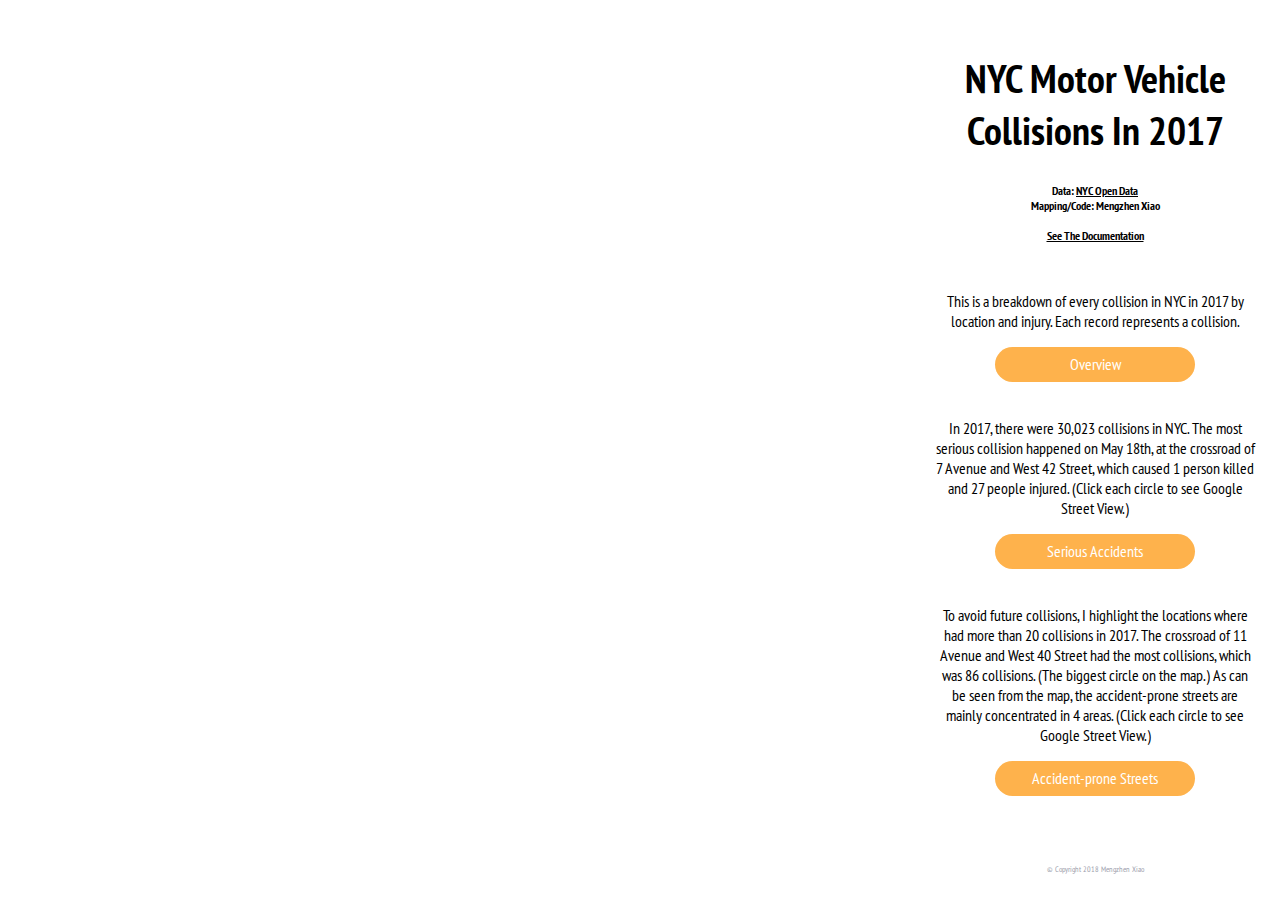
<file: index.html>
<!DOCTYPE html>
<html lang="en">

<head>
  <style>
    body {
      margin: 0;
      padding: 0;
    }

    html,
    #map {
      position: fixed;
      top: 0;
      left: 0;
      bottom: 0;
      width: 75%;
    }

h1{
  font-size: 40px;
}

    .introduction {
      font-family: 'PT Sans Narrow', sans-serif;
      position: fixed;
      text-align: center;
      z-index: 2;
      background-color: #fff;
      top: 0;
      right: 0;
      bottom: 0;
      width: 25%;
      height: 100%;
      overflow: scroll;
      padding: 25px;
      color: #000;
    }

    .small{
      font-family: 'PT Sans Narrow', sans-serif;
      font-size: 12px;
      text-align: center;
      font-weight: bold;
    }

    a:link{
      color: #000;
    }

    a:visited
    {
      color: #feb24c;
    }

  .button {
  font-family: 'PT Sans Narrow', sans-serif;
  font-size: 16px;
  margin-left:auto;
  margin-right:auto;
	width: 200px;
	height: 35px;
  border: none;
	position: relative;
	background-color:#feb24c;
  color: #ffffff;
	border-radius: 50px;
	overflow: hidden;
	cursor: pointer;
	z-index: 1;}

	.button:hover {
		background-color: #e34a33;
	}

  .footer {
    font-family: 'PT Sans Narrow', sans-serif;
    color: #9CA0AD;
    font-size: 8px;
    text-align: center;
  }

  </style>
  <title>NYC Motor Vehicle Collisions In 2017</title>
  <script src='https://api.tiles.mapbox.com/mapbox-gl-js/v0.44.1/mapbox-gl.js'></script>
  <script src="//code.jquery.com/jquery-1.11.1.min.js"></script>
  <script src="//code.jquery.com/jquery-1.11.1.min.js"></script>
  <link href='https://api.tiles.mapbox.com/mapbox-gl-js/v0.44.1/mapbox-gl.css' rel='stylesheet' />
<link href="https://fonts.googleapis.com/css?family=PT+Sans+Narrow" rel="stylesheet">
</head>

<body>
  <style>
    /* map1 */

    /* time filter */

    .map-overlay {
      font: 12px/20px, Arial, Helvetica, sans-serif;
      font-family: 'PT Sans Narrow', sans-serif;
      color: #fff;
      position: absolute;
      width: 20%;
      top: 0;
      left: 0;
      padding: 10px;
      display: none;
    }

    .map-overlay .map-overlay-inner {
      background-color: rgba(0, 0, 0, 0.5);
      box-shadow: 0 1px 2px rgba(0, 0, 0, 0.20);
      border-radius: 3px;
      padding: 10px;
      margin-bottom: 10px;
    }

    .map-overlay h2 {
      color: #fff;
      line-height: 24px;
      display: block;
      margin: 0 0 10px;
    }

    .map-overlay p {
      color: #fff;
      line-height: 18px;
      display: block;
      margin: 0 0 10px;
    }

    .map-overlay .legend .bar {
      height: 10px;
      width: 100%;
      background: linear-gradient(to right, #ffeda0, #e34a33);
    }

    .map-overlay input {
      background-color: transparent;
      display: inline-block;
      width: 100%;
      position: relative;
      margin: 0;
      cursor: ew-resize;
    }

    #details1 {
      color: #ffeda0;
      font-size: 20px;
    }

    #details2 {
      color: #e34a33;
      font-size: 20px;
    }


    #details4 {
      color: #ffeda0;
      font-size: 20px;
    }

    #details5 {
      color: #e34a33;
      font-size: 20px;
    }

    #details7 {
      color: #e34a33;
      font-size: 20px;
    }


    #streetview {
      position: absolute;
      bottom: 0;
      right: 50px;
    }

    #streetview2 {
      position: absolute;
      bottom: 0;
      right: 50px;
    }


  </style>
  <script src='https://api.mapbox.com/mapbox-gl-js/plugins/mapbox-gl-directions/v3.1.1/mapbox-gl-directions.js'></script>
  <link rel='stylesheet' href='https://api.mapbox.com/mapbox-gl-js/plugins/mapbox-gl-directions/v3.1.1/mapbox-gl-directions.css' type='text/css' />
  <div class="introduction">
    <h1>NYC Motor Vehicle Collisions In 2017</h1>
    <p class="small">Data:
      <a href="https://data.cityofnewyork.us/Public-Safety/NYPD-Motor-Vehicle-Collisions/h9gi-nx95/data" target="_blank" >NYC Open Data</a>
      <br>
      Mapping/Code: Mengzhen Xiao
      <br>
      <br>
      <a href="https://mengzhenxiao.github.io/" target="_blank" >See The Documentation</a>
    </p>
    <br>
    <p>This is a breakdown of every collision in NYC in 2017 by location and injury.
      Each record represents a collision.
    </p>
    <button name="overview" id="overview" class="button">Overview</button>
    <br>
    <br>
    <p>In 2017, there were 30,023 collisions in NYC.
      The most serious collision happened on May 18th, at the crossroad of 7 Avenue and West 42 Street,
      which caused 1 person killed and 27 people injured.
      (Click each circle to see Google Street View.)
    </p>
    <button name="topinjuried" id="topinjuried" class="button">Serious Accidents</button>
    <br>
    <br>
    <p>To avoid future collisions, I highlight the locations where had more than 20 collisions in 2017.
       The crossroad of 11 Avenue and West 40 Street had the most collisions, which was 86 collisions.
       (The biggest circle on the map.)
       As can be seen from the map, the accident-prone streets are mainly concentrated in 4 areas.
       (Click each circle to see Google Street View.)
    </p>
    <button name="topstreet" id="topstreet" class="button">Accident-prone Streets</button>
    <br>
    <br>
    <br>
    <br>
    <p class="footer">© Copyright 2018 Mengzhen Xiao</p>
    <br>


  </div>


  <div id='map'></div>

<!-- overview map -->
  <div class='map-overlay top' id="map-overlay">
    <div class='map-overlay-inner'>
      <h2>Filter By Time</h2>
      <label id='time'></label>
      <!-- <p>Number of Collisions: <span id="numberofcollions">4364</span></p> -->
      <input id='slider2' type='range' min='0' max='23' step='1' value='0' />
    </div>
    <div class='map-overlay-inner'>
      <div id='legend' class='legend'>
        <div class='bar'></div>
        <div>Number of Persons Injured</div>
      </div>
    </div>
    <div class="map-overlay-inner">
      <h2>Details</h2>
      <div id="details1"></div>
      <div id="details2"></div>
      <div id="details3"></div>
    </div>
  </div>

<!-- top injured map -->
  <div class='map-overlay top' id="map-overlay1">
    <div class="map-overlay-inner">
      <h2>Serious Collisions</h2>
      <div id="details4"></div>
      <div id="details5"></div>
      <div id="details6"></div>
    </div>
  </div>
  <div id="streetview"></div>

<!-- top street map -->
<div class='map-overlay top' id="map-overlay2">
  <div class='map-overlay-inner'>
    <div id='legend2' class='legend'>
      <h2>Number of Collisions</h2>
      <div class='bar'></div>

    </div>
  </div>
  <div class="map-overlay-inner">
    <h2>Details</h2>
    <div id="details7"></div>
    <div id="details8"></div>
    <div id="details9"></div>
  </div>
</div>
<div id="streetview2"></div>


  <script src='//d3js.org/d3.v3.min.js' charset='utf-8'></script>
  <script src='script1.js'></script>

</body>

</html>
</file>
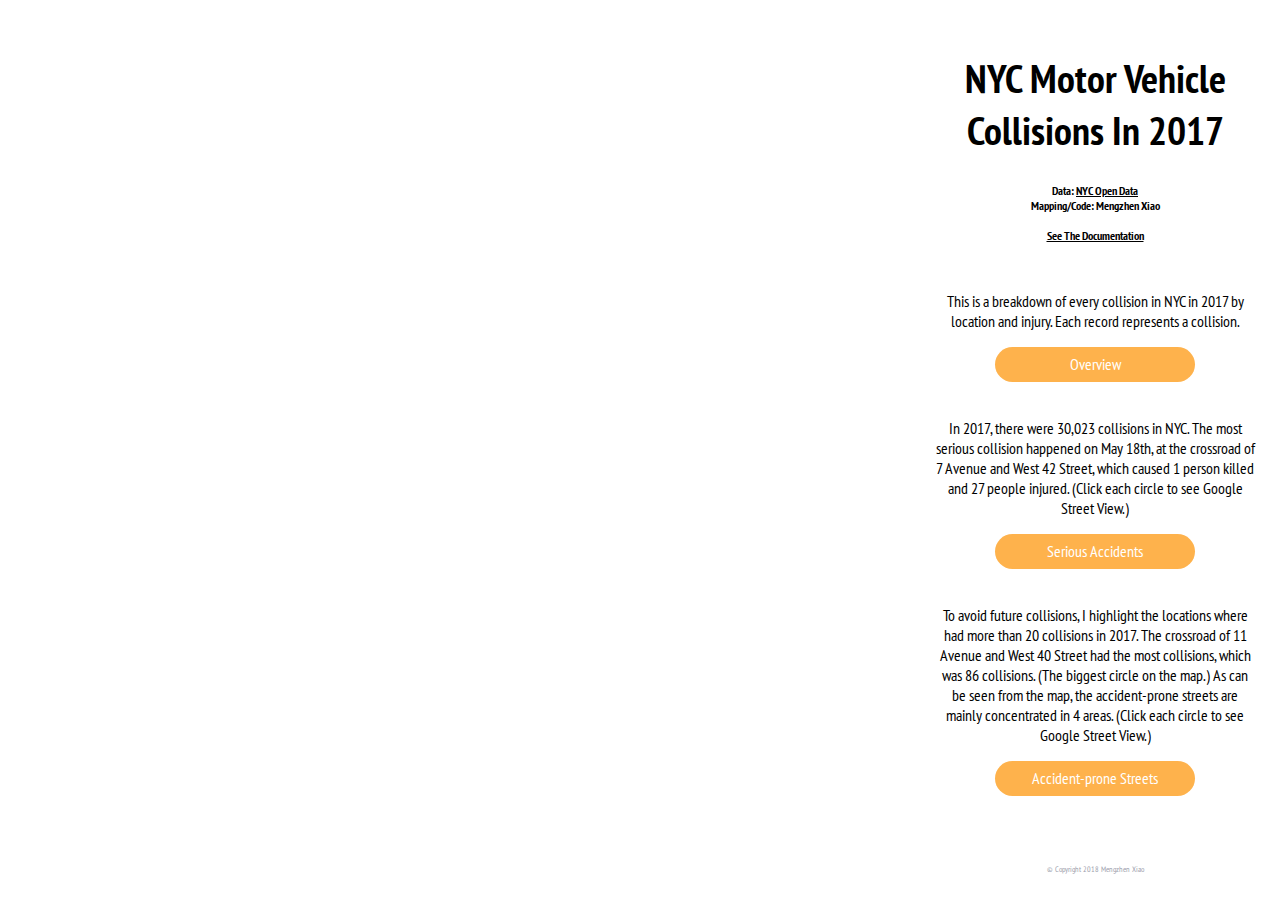
<file: public/index.html>
<!DOCTYPE html>
<html lang="en">

<head>
  <style>
    body {
      margin: 0;
      padding: 0;
    }

    html,
    #map {
      position: fixed;
      top: 0;
      left: 0;
      bottom: 0;
      width: 75%;
    }

h1{
  font-size: 40px;
}

    .introduction {
      font-family: 'PT Sans Narrow', sans-serif;
      position: fixed;
      text-align: center;
      z-index: 2;
      background-color: #fff;
      top: 0;
      right: 0;
      bottom: 0;
      width: 25%;
      height: 100%;
      overflow: scroll;
      padding: 25px;
      color: #000;
    }

    .small{
      font-family: 'PT Sans Narrow', sans-serif;
      font-size: 12px;
      text-align: center;
      font-weight: bold;
    }

    a:link{
      color: #000;
    }

    a:visited
    {
      color: #feb24c;
    }

  .button {
  font-family: 'PT Sans Narrow', sans-serif;
  font-size: 16px;
  margin-left:auto;
  margin-right:auto;
	width: 200px;
	height: 35px;
  border: none;
	position: relative;
	background-color:#feb24c;
  color: #ffffff;
	border-radius: 50px;
	overflow: hidden;
	cursor: pointer;
	z-index: 1;}

	.button:hover {
		background-color: #e34a33;
	}

  .footer {
    font-family: 'PT Sans Narrow', sans-serif;
    color: #9CA0AD;
    font-size: 8px;
    text-align: center;
  }

  </style>
  <title>NYC Motor Vehicle Collisions In 2017</title>
  <script src='https://api.tiles.mapbox.com/mapbox-gl-js/v0.44.1/mapbox-gl.js'></script>
  <script src="//code.jquery.com/jquery-1.11.1.min.js"></script>
  <script src="//code.jquery.com/jquery-1.11.1.min.js"></script>
  <link href='https://api.tiles.mapbox.com/mapbox-gl-js/v0.44.1/mapbox-gl.css' rel='stylesheet' />
<link href="https://fonts.googleapis.com/css?family=PT+Sans+Narrow" rel="stylesheet">
</head>

<body>
  <style>
    /* map1 */

    /* time filter */

    .map-overlay {
      font: 12px/20px, Arial, Helvetica, sans-serif;
      font-family: 'PT Sans Narrow', sans-serif;
      color: #fff;
      position: absolute;
      width: 20%;
      top: 0;
      left: 0;
      padding: 10px;
      display: none;
    }

    .map-overlay .map-overlay-inner {
      background-color: rgba(0, 0, 0, 0.5);
      box-shadow: 0 1px 2px rgba(0, 0, 0, 0.20);
      border-radius: 3px;
      padding: 10px;
      margin-bottom: 10px;
    }

    .map-overlay h2 {
      color: #fff;
      line-height: 24px;
      display: block;
      margin: 0 0 10px;
    }

    .map-overlay p {
      color: #fff;
      line-height: 18px;
      display: block;
      margin: 0 0 10px;
    }

    .map-overlay .legend .bar {
      height: 10px;
      width: 100%;
      background: linear-gradient(to right, #ffeda0, #e34a33);
    }

    .map-overlay input {
      background-color: transparent;
      display: inline-block;
      width: 100%;
      position: relative;
      margin: 0;
      cursor: ew-resize;
    }

    #details1 {
      color: #ffeda0;
      font-size: 20px;
    }

    #details2 {
      color: #e34a33;
      font-size: 20px;
    }


    #details4 {
      color: #ffeda0;
      font-size: 20px;
    }

    #details5 {
      color: #e34a33;
      font-size: 20px;
    }

    #details7 {
      color: #e34a33;
      font-size: 20px;
    }


    #streetview {
      position: absolute;
      bottom: 0;
      right: 50px;
    }

    #streetview2 {
      position: absolute;
      bottom: 0;
      right: 50px;
    }


  </style>
  <script src='https://api.mapbox.com/mapbox-gl-js/plugins/mapbox-gl-directions/v3.1.1/mapbox-gl-directions.js'></script>
  <link rel='stylesheet' href='https://api.mapbox.com/mapbox-gl-js/plugins/mapbox-gl-directions/v3.1.1/mapbox-gl-directions.css' type='text/css' />
  <div class="introduction">
    <h1>NYC Motor Vehicle Collisions In 2017</h1>
    <p class="small">Data:
      <a href="https://data.cityofnewyork.us/Public-Safety/NYPD-Motor-Vehicle-Collisions/h9gi-nx95/data" target="_blank" >NYC Open Data</a>
      <br>
      Mapping/Code: Mengzhen Xiao
      <br>
      <br>
      <a href="https://mengzhenitpblog.wordpress.com/2018/04/30/impossible-maps-final-project/a" target="_blank" >See The Documentation</a>
    </p>
    <br>
    <p>This is a breakdown of every collision in NYC in 2017 by location and injury.
      Each record represents a collision.
    </p>
    <button name="overview" id="overview" class="button">Overview</button>
    <br>
    <br>
    <p>In 2017, there were 30,023 collisions in NYC.
      The most serious collision happened on May 18th, at the crossroad of 7 Avenue and West 42 Street,
      which caused 1 person killed and 27 people injured.
      (Click each circle to see Google Street View.)
    </p>
    <button name="topinjuried" id="topinjuried" class="button">Serious Accidents</button>
    <br>
    <br>
    <p>To avoid future collisions, I highlight the locations where had more than 20 collisions in 2017.
       The crossroad of 11 Avenue and West 40 Street had the most collisions, which was 86 collisions.
       (The biggest circle on the map.)
       As can be seen from the map, the accident-prone streets are mainly concentrated in 4 areas.
       (Click each circle to see Google Street View.)
    </p>
    <button name="topstreet" id="topstreet" class="button">Accident-prone Streets</button>
    <br>
    <br>
    <br>
    <br>
    <p class="footer">© Copyright 2018 Mengzhen Xiao</p>
    <br>


  </div>


  <div id='map'></div>

<!-- overview map -->
  <div class='map-overlay top' id="map-overlay">
    <div class='map-overlay-inner'>
      <h2>Filter By Time</h2>
      <label id='time'></label>
      <!-- <p>Number of Collisions: <span id="numberofcollions">4364</span></p> -->
      <input id='slider2' type='range' min='0' max='23' step='1' value='0' />
    </div>
    <div class='map-overlay-inner'>
      <div id='legend' class='legend'>
        <div class='bar'></div>
        <div>Number of Persons Injured</div>
      </div>
    </div>
    <div class="map-overlay-inner">
      <h2>Details</h2>
      <div id="details1"></div>
      <div id="details2"></div>
      <div id="details3"></div>
    </div>
  </div>

<!-- top injured map -->
  <div class='map-overlay top' id="map-overlay1">
    <div class="map-overlay-inner">
      <h2>Serious Collisions</h2>
      <div id="details4"></div>
      <div id="details5"></div>
      <div id="details6"></div>
    </div>
  </div>
  <div id="streetview"></div>

<!-- top street map -->
<div class='map-overlay top' id="map-overlay2">
  <div class='map-overlay-inner'>
    <div id='legend2' class='legend'>
      <h2>Number of Collisions</h2>
      <div class='bar'></div>

    </div>
  </div>
  <div class="map-overlay-inner">
    <h2>Details</h2>
    <div id="details7"></div>
    <div id="details8"></div>
    <div id="details9"></div>
  </div>
</div>
<div id="streetview2"></div>


  <script src='//d3js.org/d3.v3.min.js' charset='utf-8'></script>
  <script src='script1.js'></script>

</body>

</html>
</file>
